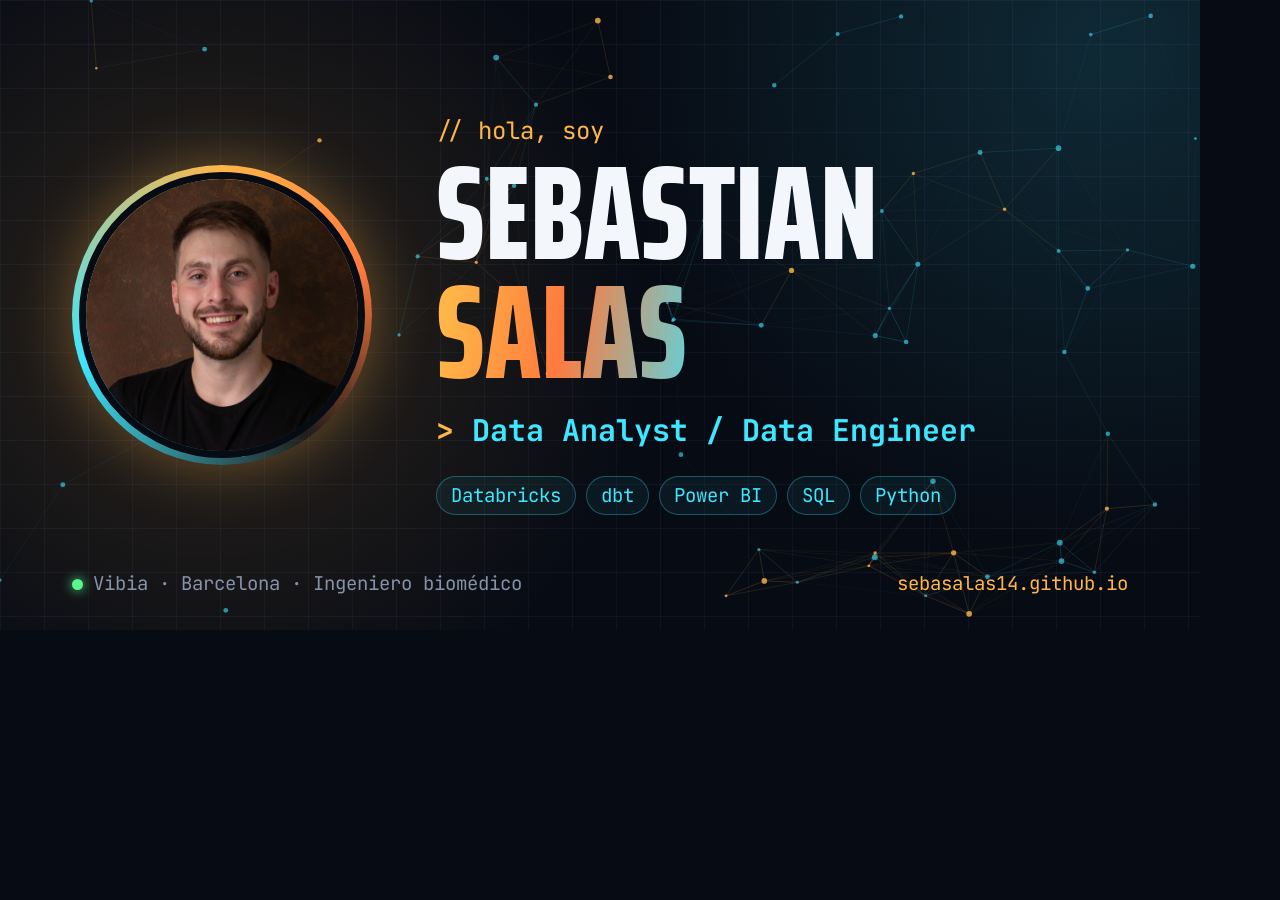
<file: tools/og-card.html>
<!DOCTYPE html>
<!--
  Imagen de vista previa (Open Graph) para LinkedIn, WhatsApp, etc.
  Para regenerar assets/img/og-card.jpg tras cambiar el rol o los datos:
    chrome --headless=new --hide-scrollbars --window-size=1200,630 \
           --virtual-time-budget=5000 --screenshot=og-card.png tools/og-card.html
  y convertir el PNG a JPG (calidad ~90).
-->
<html lang="es">

<head>
    <meta charset="utf-8" />
    <title>OG card</title>
    <link
        href="https://fonts.googleapis.com/css2?family=Saira+Extra+Condensed:wght@700;800&family=JetBrains+Mono:wght@400;700&display=swap"
        rel="stylesheet" />
    <style>
        :root {
            --bg: #070b14;
            --amber: #ffb547;
            --amber-2: #ff7a3d;
            --cyan: #3ee6ff;
            --green: #5af78e;
            --muted: #8592a8;
            --border: rgba(130, 160, 210, 0.18);
        }

        * { box-sizing: border-box; margin: 0; padding: 0; }

        html, body { width: 1200px; height: 630px; overflow: hidden; background: var(--bg); }

        body {
            position: relative;
            font-family: "JetBrains Mono", monospace;
            color: #f3f6fb;
            background:
                radial-gradient(circle at 18% 50%, rgba(255, 181, 71, 0.16), transparent 42%),
                radial-gradient(circle at 92% 8%, rgba(62, 230, 255, 0.14), transparent 40%),
                var(--bg);
        }

        body::before {
            content: "";
            position: absolute;
            inset: 0;
            background-image:
                linear-gradient(rgba(130, 160, 210, 0.06) 1px, transparent 1px),
                linear-gradient(90deg, rgba(130, 160, 210, 0.06) 1px, transparent 1px);
            background-size: 44px 44px;
        }

        canvas { position: absolute; inset: 0; }

        .card {
            position: relative;
            display: flex;
            align-items: center;
            gap: 64px;
            height: 100%;
            padding: 0 72px;
        }

        .ring {
            position: relative;
            flex: 0 0 300px;
            height: 300px;
            padding: 7px;
            border-radius: 50%;
            background: conic-gradient(var(--amber), var(--amber-2), transparent 40%, var(--cyan) 70%, var(--amber));
            box-shadow: 0 0 60px rgba(255, 181, 71, 0.35);
        }

        .ring img {
            width: 100%;
            height: 100%;
            object-fit: cover;
            border-radius: 50%;
            border: 7px solid var(--bg);
        }

        .hello { color: var(--amber); font-size: 24px; }

        h1 {
            font-family: "Saira Extra Condensed", sans-serif;
            font-weight: 800;
            font-size: 132px;
            line-height: 0.9;
            text-transform: uppercase;
            margin: 8px 0 18px;
        }

        .grad {
            background: linear-gradient(100deg, var(--amber) 10%, var(--amber-2) 50%, var(--cyan) 110%);
            -webkit-background-clip: text;
            background-clip: text;
            color: transparent;
        }

        .role { color: var(--cyan); font-size: 30px; font-weight: 700; }
        .role b { color: var(--amber); }

        .chips { display: flex; flex-wrap: wrap; gap: 10px; margin-top: 26px; }

        .chips span {
            font-size: 19px;
            color: var(--cyan);
            padding: 6px 14px;
            border: 1px solid rgba(62, 230, 255, 0.3);
            border-radius: 999px;
            background: rgba(62, 230, 255, 0.06);
        }

        .foot {
            position: absolute;
            left: 72px;
            right: 72px;
            bottom: 34px;
            display: flex;
            justify-content: space-between;
            font-size: 19px;
            color: var(--muted);
        }

        .foot i {
            display: inline-block;
            width: 11px;
            height: 11px;
            margin-right: 10px;
            border-radius: 50%;
            background: var(--green);
            box-shadow: 0 0 12px var(--green);
        }

        .url { color: var(--amber); }
    </style>
</head>

<body>
    <canvas id="net" width="1200" height="630"></canvas>
    <div class="card">
        <div class="ring"><img src="../assets/img/profile.jpg" alt="" /></div>
        <div>
            <p class="hello">// hola, soy</p>
            <h1>Sebastian <span class="grad">Salas</span></h1>
            <p class="role"><b>&gt;</b> Data Analyst / Data Engineer</p>
            <div class="chips">
                <span>Databricks</span><span>dbt</span><span>Power BI</span><span>SQL</span><span>Python</span>
            </div>
        </div>
    </div>
    <div class="foot">
        <span><i></i>Vibia · Barcelona · Ingeniero biomédico</span>
        <span class="url">sebasalas14.github.io</span>
    </div>

    <script>
        // Red de nodos como el fondo de la web, con semilla fija para que la imagen sea estable.
        var seed = 7;
        function rnd() { seed = (seed * 16807) % 2147483647; return (seed - 1) / 2147483646; }
        var ctx = document.getElementById("net").getContext("2d");
        var nodes = [];
        for (var i = 0; i < 70; i++) nodes.push({ x: rnd() * 1200, y: rnd() * 630, hot: rnd() < 0.22, r: 1.2 + rnd() * 1.8 });
        nodes.forEach(function (a, i) {
            nodes.slice(i + 1).forEach(function (b) {
                var d = Math.hypot(a.x - b.x, a.y - b.y);
                if (d < 150) {
                    ctx.strokeStyle = (a.hot || b.hot ? "rgba(255,181,71," : "rgba(62,230,255,") + (1 - d / 150) * 0.22 + ")";
                    ctx.beginPath(); ctx.moveTo(a.x, a.y); ctx.lineTo(b.x, b.y); ctx.stroke();
                }
            });
        });
        nodes.forEach(function (a) {
            ctx.fillStyle = a.hot ? "rgba(255,181,71,.8)" : "rgba(62,230,255,.6)";
            ctx.beginPath(); ctx.arc(a.x, a.y, a.r, 0, Math.PI * 2); ctx.fill();
        });
    </script>
</body>

</html>
</file>
